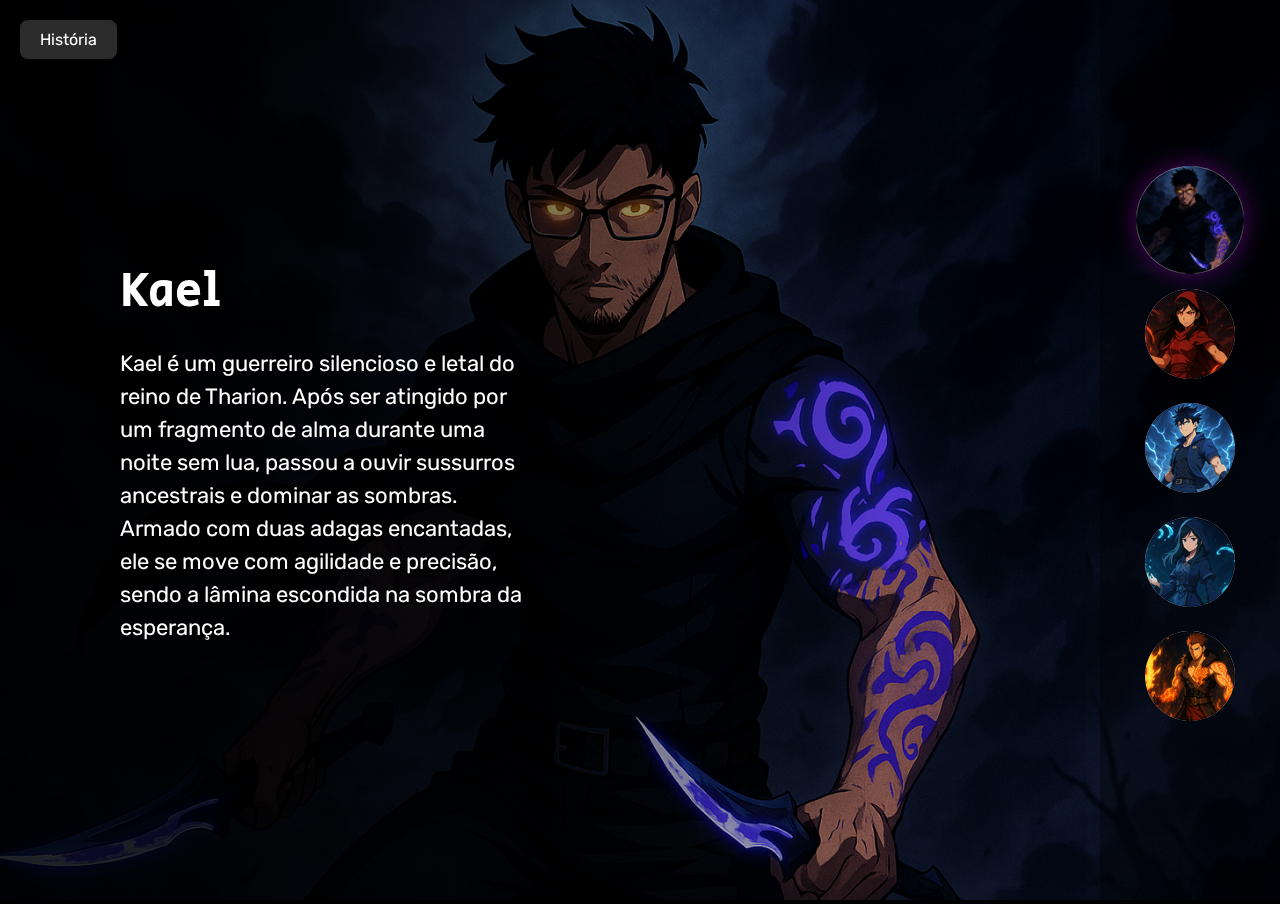
<file: index.html>
<!DOCTYPE html>
<html lang="pt-BR">

<head>
    <meta charset="UTF-8">
    <meta name="viewport" content="width=device-width, initial-scale=1.0">
    <title>Mundo-Elyord</title>
    
    <link rel="preconnect" href="https://fonts.googleapis.com">
    <link rel="preconnect" href="https://fonts.gstatic.com" crossorigin>
    <link
        href="https://fonts.googleapis.com/css2?family=Rubik:ital,wght@0,300..900;1,300..900&family=Secular+One&display=swap"
        rel="stylesheet">
    <link rel="stylesheet" href="./src/css/reset.css">
    <link rel="stylesheet" href="./src/css/estilo.css">
    <link rel="stylesheet" href="./src/css/responsivo.css">
</head>

<body>
   <button id="btn-voltar" class="botao-voltar" onClick="paginahome()"> História </button>

    <main class="personagens">
        
        <div class="personagem selecionado">
            <picture>
                <source srcset="./src/elyord/kael2.png" media="(min-width: 768px)">
                <img class="imagem" src="./src/elyord/mobile-kael2.png" alt="Personagem Kael">
            </picture>
            <div class="conteudo">
                <h2 class="nome-personagem">Kael</h2>
                <p class="descricao">Kael é um guerreiro silencioso e letal do reino de Tharion. Após ser atingido por um fragmento de alma durante uma noite sem lua, passou a ouvir sussurros ancestrais e dominar as sombras. Armado com duas adagas encantadas, ele se move com agilidade e precisão, sendo a lâmina escondida na sombra da esperança.</p>
            </div>
        </div>

        <div class="personagem">
            <picture>
                <source srcset="./src/elyord/emy2.png" media="(min-width: 768px)" />
                <img class="imagem" src="./src/elyord/mobile-emy2.png" alt="Personagem Emir" />
            </picture>
            <div class="conteudo">
                <h2 class="nome-personagem">Emy</h2>
                <p class="descricao">Emy é uma maga dotada de talento nato para canalizar as correntes mágicas que fluem pelo mundo. Quando o fragmento caiu sobre ela, em meio aos bosques de Solarys, seus olhos se abriram para uma realidade além da matéria. Sua magia é instintiva, mutável e poderosa — capaz de reconstruir ou destruir.
                    Guiada por um espírito curioso e uma mente brilhante, Emy é a estrategista do grupo, vendo conexões onde outros veem caos.
                    Ela é a chama arcana que molda o destino com sabedoria e coragem.</p>
            </div>
        </div>

        <div class="personagem">
            <picture>
                <source srcset="./src/elyord/zarion.png" media="(min-width: 768px)" />
                <img class="imagem" src="./src/elyord/mobile-zarion.png" alt="Personagem Zarion" />
            <div class="conteudo">
                <h2 class="nome-personagem">Zarion</h2>
                <p class="descricao">Zarion, do reino de Vaelstrom, é o mestre dos céus e trovões. Impulsivo, rebelde, mas leal, ele controla raios e vento com sua lança elétrica. O fragmento de alma o fez um com a tempestade, transformando-o na fúria relampejante que zela por seus aliados.</p>
            </div>
        </div>

        <div class="personagem">
            <picture>
                <source srcset="./src/elyord/myra.png" media="(min-width: 768px)" />
                <img class="imagem" src="./src/elyord/mobile-myra.png" alt="Personagem Myra" />
            </picture>
            <div class="conteudo">
                <h2 class="nome-personagem">Myra</h2>
                <p class="descricao">Myra é uma invocadora mística do reino de Nymea. Dotada da habilidade de moldar água e criar ilusões, ela guarda segredos antigos como o oceano guarda suas ruínas. Sua sabedoria e calma escondem um poder vasto e profundo. Ela é a voz das profundezas.</p>
            </div>
        </div>

        <div class="personagem">
            <picture>
                <source srcset="./src/elyord/darak.png" media="(min-width: 768px)" />
                <img class="imagem" src="./src/elyord/mobile-darak.png" alt="Personagem Darak" />
            </picture>
            <div class="conteudo">
                <h2 class="nome-personagem">Darak</h2>
                <p class="descricao">Darak é o guerreiro rúnico de Ignarok. Criado para lutar e sobreviver, ele foi transformado pelo fragmento de alma em uma força viva de fogo e magia. Seus braços carregam runas que brilham com o calor do combate. Ele é a fúria incandescente que protege com coragem e destrói com fervor.</p>
            </div>
        </div>
    </main>

    <ul class="botoes">
        <li>
            <button class="botao kael selecionado">
                <img src="./src/elyord/icone-kael2.png" alt="Ícone Kael">
            </button>
        </li>
        <li>
            <button class="botao emy">
                <img src="./src/elyord/icone-emy2.png" alt="Ícone Emy" />
            </button>
        </li>
        <li>
            <button class="botao zarion">
                <img src="./src/elyord/icone-zarion.png" alt="Ícone Zarion" />
            </button>
        </li>
        <li>
            <button class="botao myra">
                <img src="./src/elyord/icone-myra.png" alt="Ícone Myra" />
            </button>
        </li>
        <li>
            <button class="botao darak">
                <img src="./src/elyord/icone-darak.png" alt="Ícone Darak" />
            </button>
        </li>
    </ul>

    <script src="./src/js/script.js"></script>
</body>

</html>
</file>
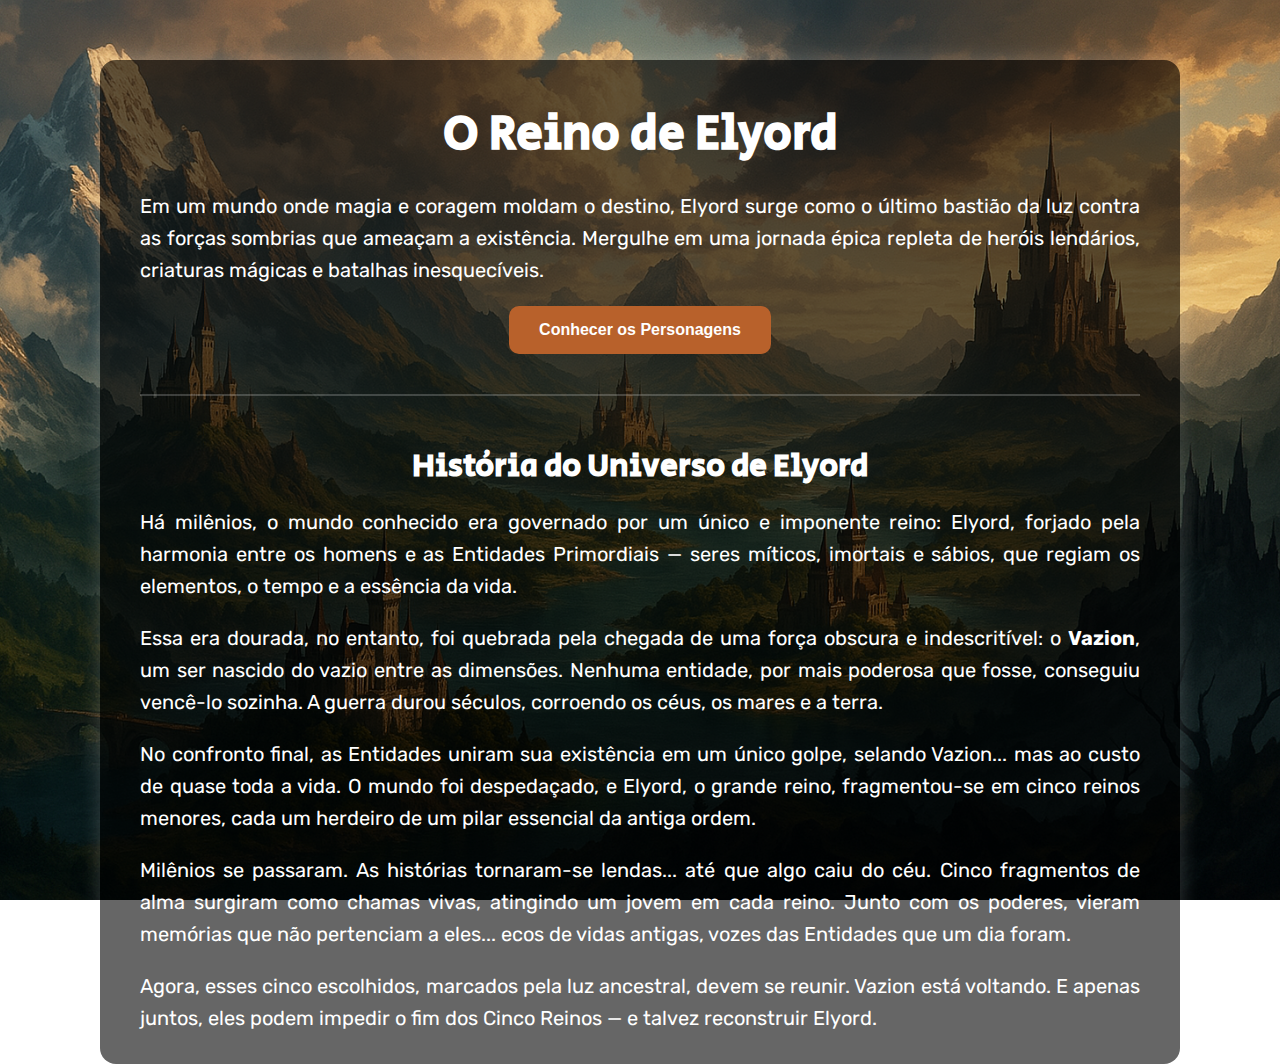
<file: home/index.html>
<!DOCTYPE html>
<html lang="pt-BR">
  <head>
    <meta charset="UTF-8" />
    <meta name="viewport" content="width=device-width, initial-scale=1.0" />
    <title>Bem-vindo a Elyord</title>
    <link
      href="https://fonts.googleapis.com/css2?family=Secular+One&family=Rubik:wght@400;700&display=swap"
      rel="stylesheet"
    />
    <link rel="stylesheet" href="estilo.css" />
  </head>

  <body>
    <div class="container">
      <h1>O Reino de Elyord</h1>
      <p>
        Em um mundo onde magia e coragem moldam o destino, Elyord surge como o
        último bastião da luz contra as forças sombrias que ameaçam a
        existência. Mergulhe em uma jornada épica repleta de heróis lendários,
        criaturas mágicas e batalhas inesquecíveis.
      </p>

      <button id="btn-personagens" class="botao" onClick="telapersonagem()">
        Conhecer os Personagens
      </button>

      <div class="historia">
        <h2>História do Universo de Elyord</h2>
        <p>
          Há milênios, o mundo conhecido era governado por um único e imponente
          reino: Elyord, forjado pela harmonia entre os homens e as Entidades
          Primordiais — seres míticos, imortais e sábios, que regiam os
          elementos, o tempo e a essência da vida.
        </p>

        <p>
          Essa era dourada, no entanto, foi quebrada pela chegada de uma força
          obscura e indescritível: o <strong>Vazion</strong>, um ser nascido do
          vazio entre as dimensões. Nenhuma entidade, por mais poderosa que
          fosse, conseguiu vencê-lo sozinha. A guerra durou séculos, corroendo
          os céus, os mares e a terra.
        </p>

        <p>
          No confronto final, as Entidades uniram sua existência em um único
          golpe, selando Vazion... mas ao custo de quase toda a vida. O mundo
          foi despedaçado, e Elyord, o grande reino, fragmentou-se em cinco
          reinos menores, cada um herdeiro de um pilar essencial da antiga
          ordem.
        </p>

        <p>
          Milênios se passaram. As histórias tornaram-se lendas... até que algo
          caiu do céu. Cinco fragmentos de alma surgiram como chamas vivas,
          atingindo um jovem em cada reino. Junto com os poderes, vieram
          memórias que não pertenciam a eles... ecos de vidas antigas, vozes das
          Entidades que um dia foram.
        </p>

        <p>
          Agora, esses cinco escolhidos, marcados pela luz ancestral, devem se
          reunir. Vazion está voltando. E apenas juntos, eles podem impedir o
          fim dos Cinco Reinos — e talvez reconstruir Elyord.
        </p>
      </div>
    </div>

    <script src="script.js"></script>
  </body>
</html>
</file>
<file: src/css/estilo.css>
/* Fonte e fundo geral */
body {
    font-family: 'Rubik', sans-serif;
    background-color: #000;
    margin: 0;
    padding: 0;
    overflow: hidden;
}

/* Gradiente de fundo escuro à esquerda */
main::after {
    content: '';
    position: fixed;
    top: 0;
    left: 0;
    height: 100vh;
    width: 100%;
    background: linear-gradient(to right, rgba(0, 0, 0, 0.85) 15%, rgba(0, 0, 0, 0.6) 35%, rgba(0, 0, 0, 0.3) 60%, transparent 85%);
    pointer-events: none;
    z-index: 0;
}


/* Oculta personagens por padrão */
main .personagem {
    display: none;
    height: 100vh;
    position: relative;
    opacity: 0;
    transition: opacity 0.5s ease-in-out;
}

/* Personagem visível */
main .personagem.selecionado {
    display: block;
    opacity: 1;
}

/* Imagem de fundo do personagem */
main .personagem .imagem {
    width: 100%;
    height: 100vh;
    object-fit: cover;
}

/* Texto do personagem */
.conteudo {
    position: absolute;
    top: 0;
    left: 120px;
    display: flex;
    flex-direction: column;
    justify-content: center;
    height: 100vh;
    max-width: 420px;
    z-index: 1;
}

.conteudo .nome-personagem {
    color: #fff;
    font-size: 48px;
    font-family: "Secular One", sans-serif;
    font-weight: 400;
    margin-bottom: 20px;
    text-shadow: 2px 2px 4px #000;
}

.conteudo .descricao {
    color: #ffffff;
    font-size: 22px;
    line-height: 1.5;
    text-shadow: 1px 1px 2px #000;
}

/* Painel de botões de personagens */
.botoes {
    background-color: rgba(0, 0, 0, 0.3);
    position: fixed;
    top: 0;
    right: 0;
    width: 180px;
    display: flex;
    flex-direction: column;
    align-items: center;
    justify-content: center;
    min-height: 100vh;
    gap: 20px;
    padding: 20px 10px;
    z-index: 2;
}

/* Botão de personagem */
.botoes .botao {
    border: none;
    background: #000;
    cursor: pointer;
    border-radius: 50%;
    width: 90px;
    height: 90px;
    transition: transform 0.3s ease, box-shadow 0.3s ease;
}

.botoes .botao img {
    border-radius: 50%;
    width: 100%;
    height: 100%;
    object-fit: cover;
}

/* Botão selecionado */
.botoes .botao.selecionado {
    transform: scale(1.2);
    box-shadow: 0 0 15px #d9d9d9;
}

.botoes .botao.kael.selecionado {
    box-shadow: 0 0 20px #4d055e;
}

.botoes .botao.emy.selecionado {
    box-shadow: 0 0 20px #8d0707;
}

.botoes .botao.zarion.selecionado {
    box-shadow: 0 0 20px #4bb5e3;
}

.botoes .botao.myra.selecionado {
    box-shadow: 0 0 20px #3c30e4;
}

.botoes .botao.darak.selecionado {
    box-shadow: 0 0 20px #FFF047;
}

/* Efeitos ao passar o mouse */
.botoes .botao:hover {
    transform: scale(1.1);
    box-shadow: 0 0 10px #ffffff;
    outline: none;
}
</file>
<file: src/css/responsivo.css>
@media (max-width: 768px) {

    main::after {
        background: linear-gradient (0deg, #000 45¨, rgba(0, 0, 0, 0.00) 65%) no-repeat;
        width: 100vw;
    }

    main .personagem .imagem {
        height: 85%;
        object-position: center;
    }

    .conteudo {
        justify-content: flex-end;
        left: 0;
        top: -20%;
        max-width: 100vw;
        padding: 30px;

    }

    .conteudo .nome-personagem {
        font-size: 24px;
    }

    .conteudo .descricao {
        max-width: 500px;
    }

    .botoes {
        flex-direction: row;
        align-items: flex-end;
        width: 100%;
        padding: 30px;
        background: linear-gradient(360deg, rgba(0, 0, 0, 1) 15%, rgba(0, 0, 0, 0.6) 35%, rgba(0, 0, 0, 0.3) 60%, transparent 85%);
        z-index: 0;
    }

    .botoes .botao {
        width: 60px;
        height: 60px;
    }

    .botoes .botao img {
        max-width: 60px;
    }
}

@media (max-width: 470px) {
    main .personagem .imagem {
        height: auto;
    }

    .conteudo .nome-personagem {
        font-size: 30px;
    }
}

.botao-voltar {
    position: fixed;
    top: 20px;
    left: 20px;
    z-index: 1000;
    padding: 10px 20px;
    font-size: 16px;
    background-color: #2c2c2c;
    color: #fff;
    border: none;
    border-radius: 8px;
    font-family: 'Rubik', sans-serif;
    cursor: pointer;
    box-shadow: 0 2px 6px rgba(0, 0, 0, 0.3);
    transition: background-color 0.3s ease;
}

.botao-voltar:hover {
    background-color: #444;
}

@media (max-width: 768px) {
    .botao-voltar {
        padding: 8px 14px;
        font-size: 14px;
        top: 10px;
        left: 10px;
    }
}
</file>
<file: home/estilo.css>
/* Reset básico */
body,
h1,
p {
  margin: 0;
  padding: 0;
  box-sizing: border-box;
}

body {
  opacity: 1;
  transition: opacity 0.6s ease-in-out;
}

body.fade-out {
  opacity: 0;
}

/* Fonte e fundo */
body {
  font-family: 'Rubik', sans-serif;
  background: url('./fundo/reino.png') no-repeat center center fixed;
  background-size: cover;
  height: 100vh;
  color: white;
  overflow-y: auto;
}

/* Container principal */
.container {
  background: rgba(0, 0, 0, 0.6);
  padding: 40px;
  margin: 60px auto;
  border-radius: 16px;
  max-width: 1000px;
  box-shadow: 0 0 20px rgba(255, 255, 255, 0.2);
  align-items: center;
  justify-content: center;
  text-align: center;
  padding-bottom: 10px;
}

/* Cabeçalho */
h1 {
  font-family: 'Secular One', sans-serif;
  font-size: 48px;
  text-align: center;
  margin-bottom: 20px;
}

/* Parágrafos e texto geral */
p {
  font-size: 20px;
  line-height: 1.6;
  margin-bottom: 20px;
  text-align: justify;
}

/* Botão */
.botao {
  display: inline-block;
  background-color: #b8612b;
  color: white;
  padding: 15px 30px;
  border: none;
  border-radius: 10px;
  font-size: 16px;
  font-weight: bold;
  text-decoration: none;
  cursor: pointer;
  transition: background-color 0.3s ease;
}

.botao:hover {
  background-color: #7c4311;
}

/* Seção de história */
.historia {
  margin-top: 40px;
  padding-top: 20px;
  border-top: 2px solid rgba(255, 255, 255, 0.2);
}

.historia h2 {
  font-family: 'Secular One', sans-serif;
  font-size: 32px;
  margin-bottom: 16px;
  text-align: center;
  color: #ffffff;
}

/* Responsivo */
@media (max-width: 768px) {
  .container {
    padding: 20px;
    margin: 30px 10px;
  }

  h1 {
    font-size: 32px;
  }

  .historia h2 {
    font-size: 24px;
  }

  p {
    font-size: 16px;
  }

  .botao {
    padding: 12px 24px;
    font-size: 14px;
  }
}

@media (max-width: 480px) {
  h1 {
    font-size: 24px;
  }

  p {
    font-size: 14px;
  }

  .botao {
    padding: 10px 20px;
    font-size: 13px;
  }
}

html {
  scroll-behavior: smooth;
}
</file>
